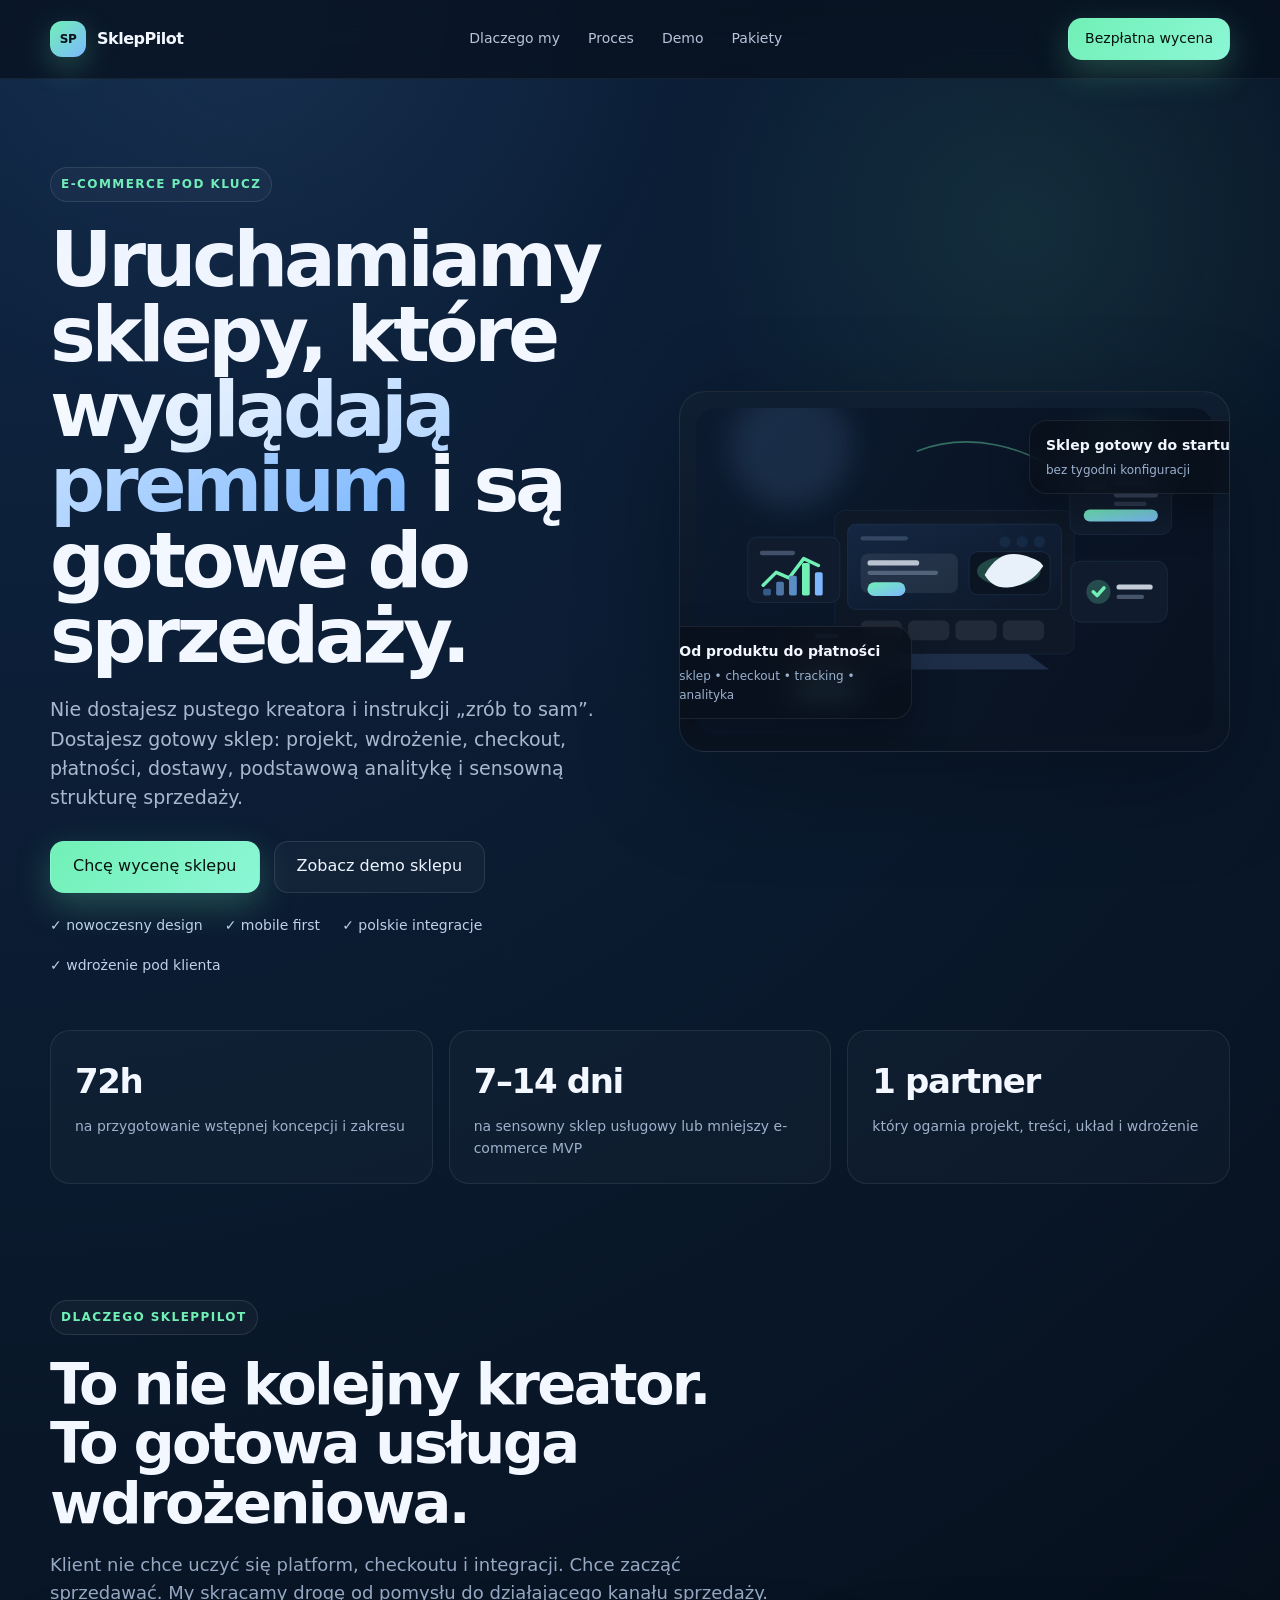
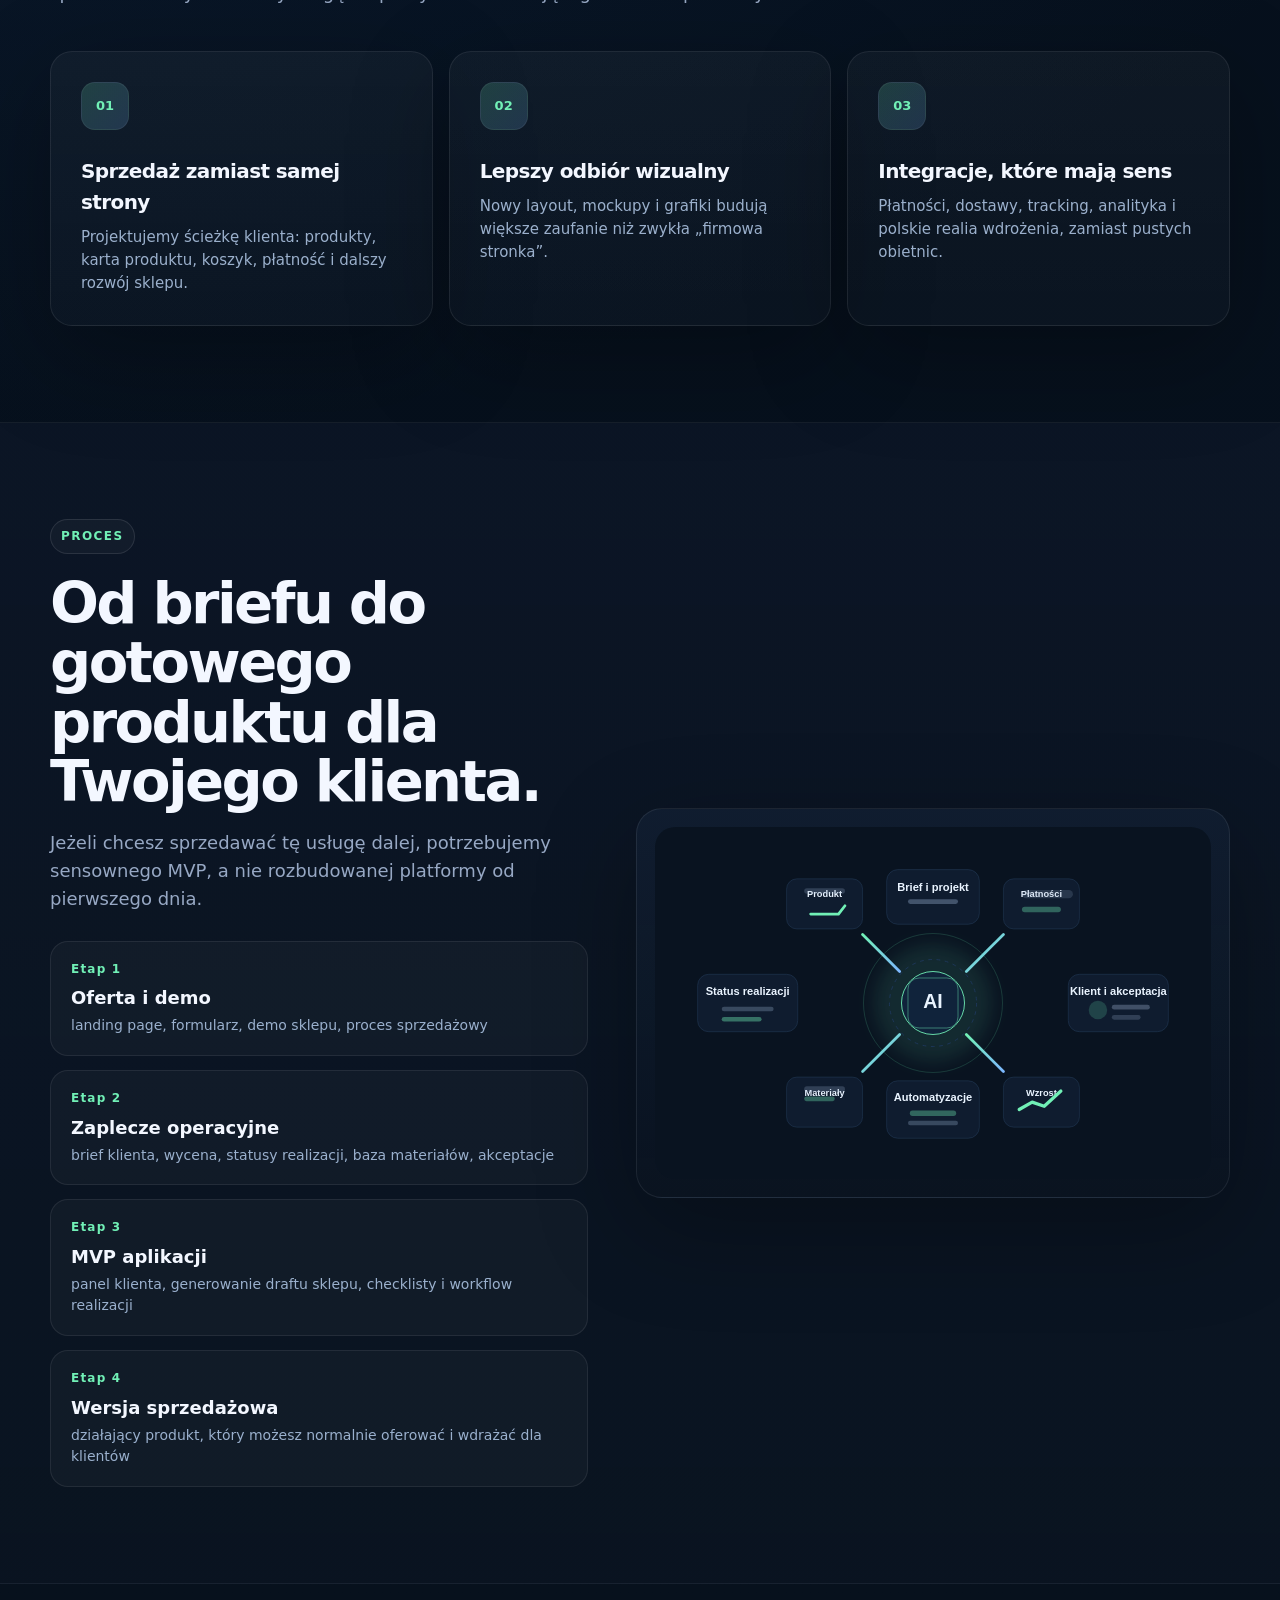
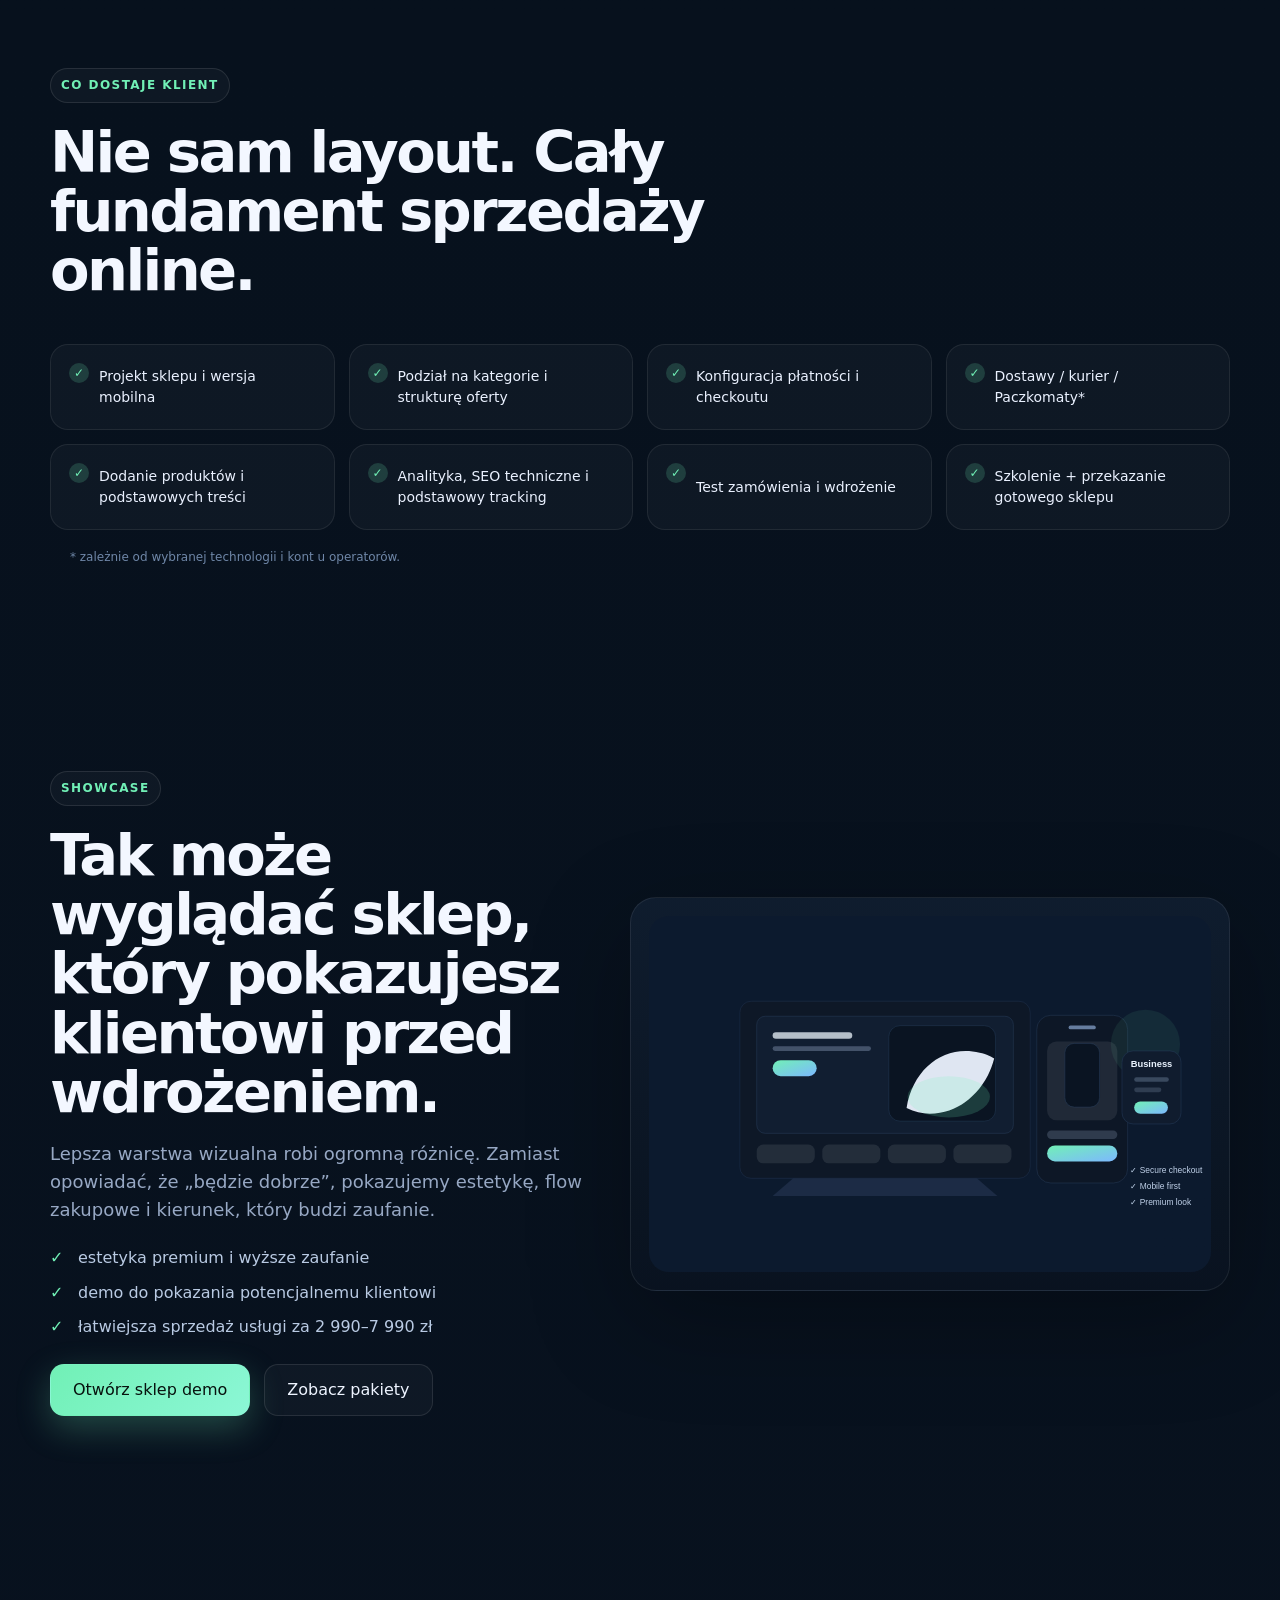
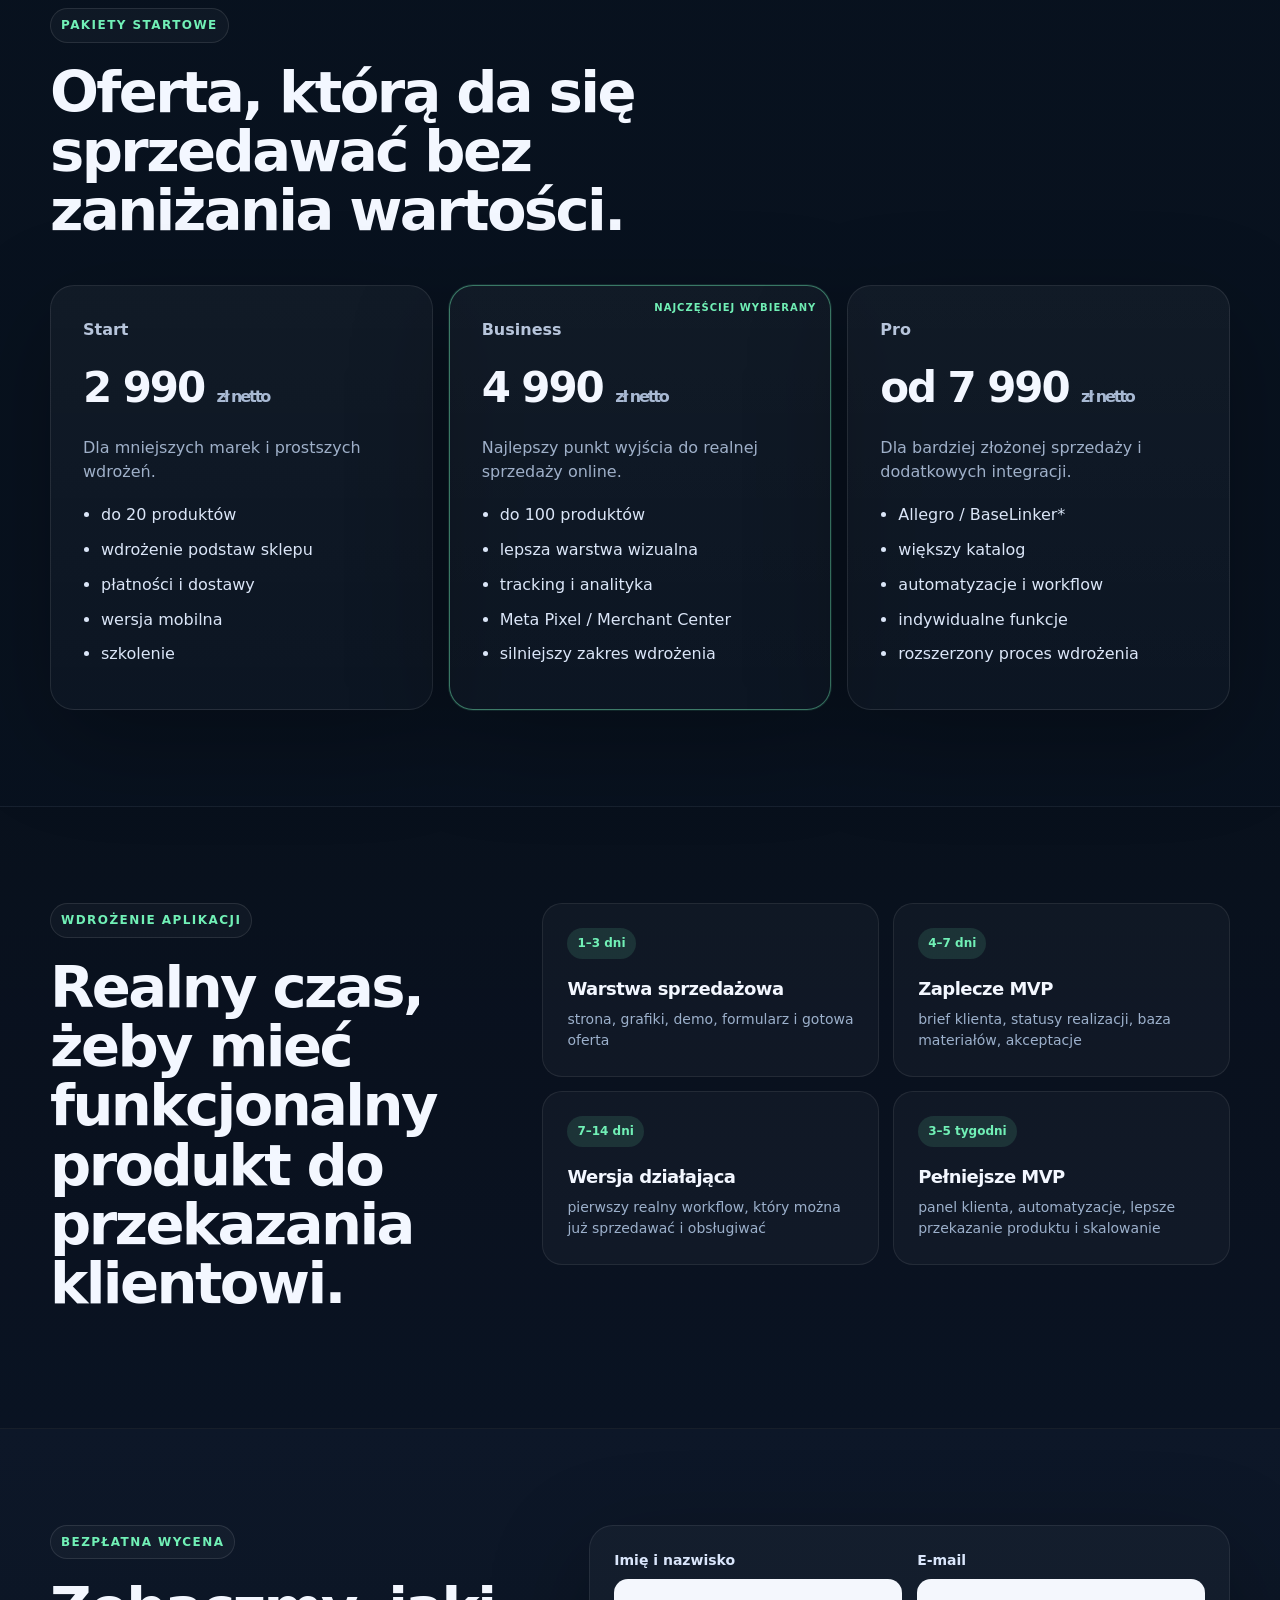
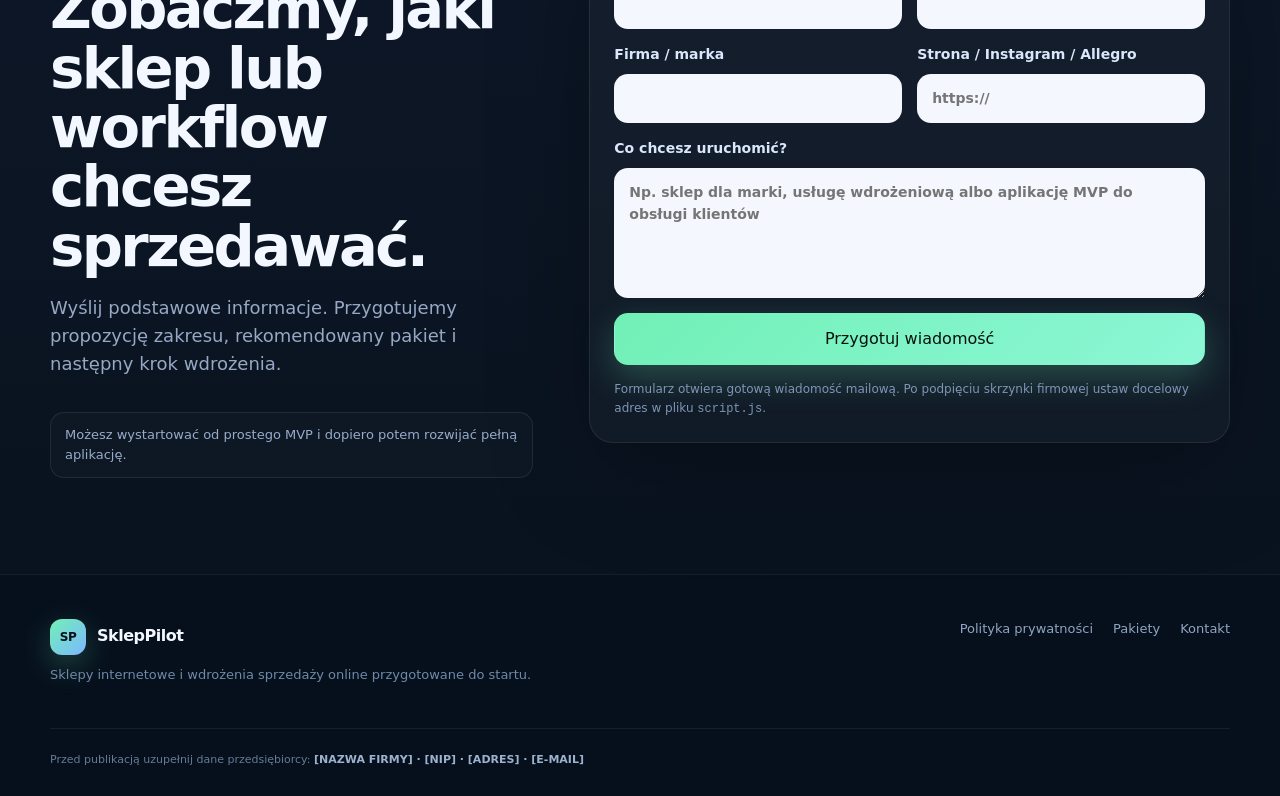
<file: index.html>
<!doctype html><html lang="pl"><head><meta charset="utf-8"><meta name="viewport" content="width=device-width, initial-scale=1"><title>SklepPilot — sklepy internetowe gotowe do sprzedaży</title><meta name="description" content="Projektujemy i wdrażamy nowoczesne sklepy internetowe: sprzedaż, płatności, dostawy, analityka i start sklepu pod klucz."><meta name="theme-color" content="#08111f"><link rel="stylesheet" href="styles.css"></head><body><div class="page-shell"></div><header class="nav-wrap"><nav class="nav container"><a class="brand" href="#top" aria-label="SklepPilot"><span class="brand-mark">SP</span><span>SklepPilot</span></a><div class="nav-links"><a href="#why">Dlaczego my</a><a href="#process">Proces</a><a href="#showcase">Demo</a><a href="#pricing">Pakiety</a></div><a class="btn btn-small" href="#contact">Bezpłatna wycena</a></nav></header><main id="top"><section class="hero container"><div class="hero-copy"><div class="eyebrow">E-COMMERCE POD KLUCZ</div><h1>Uruchamiamy sklepy, które <span>wyglądają premium</span> i są gotowe do sprzedaży.</h1><p class="lead">Nie dostajesz pustego kreatora i instrukcji „zrób to sam”. Dostajesz gotowy sklep: projekt, wdrożenie, checkout, płatności, dostawy, podstawową analitykę i sensowną strukturę sprzedaży.</p><div class="hero-actions"><a class="btn" href="#contact">Chcę wycenę sklepu</a><a class="btn btn-ghost" href="demo/index.html">Zobacz demo sklepu</a></div><div class="trust-row"><span>✓ nowoczesny design</span><span>✓ mobile first</span><span>✓ polskie integracje</span><span>✓ wdrożenie pod klienta</span></div></div><div class="hero-visual glass-card"><img src="assets/hero.svg" alt="Nowoczesny ekosystem sklepu internetowego na laptopie i smartfonie"><div class="hero-float hero-float-left"><strong>Od produktu do płatności</strong><span>sklep • checkout • tracking • analityka</span></div><div class="hero-float hero-float-right"><strong>Sklep gotowy do startu</strong><span>bez tygodni konfiguracji</span></div></div></section><section class="stats container"><div class="stat-card"><strong>72h</strong><span>na przygotowanie wstępnej koncepcji i zakresu</span></div><div class="stat-card"><strong>7–14 dni</strong><span>na sensowny sklep usługowy lub mniejszy e-commerce MVP</span></div><div class="stat-card"><strong>1 partner</strong><span>który ogarnia projekt, treści, układ i wdrożenie</span></div></section><section id="why" class="section container"><div class="section-head narrow"><div class="eyebrow">DLACZEGO SKLEPPILOT</div><h2>To nie kolejny kreator. To gotowa usługa wdrożeniowa.</h2><p>Klient nie chce uczyć się platform, checkoutu i integracji. Chce zacząć sprzedawać. My skracamy drogę od pomysłu do działającego kanału sprzedaży.</p></div><div class="feature-grid"><article class="feature-card"><div class="icon">01</div><h3>Sprzedaż zamiast samej strony</h3><p>Projektujemy ścieżkę klienta: produkty, karta produktu, koszyk, płatność i dalszy rozwój sklepu.</p></article><article class="feature-card"><div class="icon">02</div><h3>Lepszy odbiór wizualny</h3><p>Nowy layout, mockupy i grafiki budują większe zaufanie niż zwykła „firmowa stronka”.</p></article><article class="feature-card"><div class="icon">03</div><h3>Integracje, które mają sens</h3><p>Płatności, dostawy, tracking, analityka i polskie realia wdrożenia, zamiast pustych obietnic.</p></article></div></section><section id="process" class="section dark-section"><div class="container split split-large"><div><div class="eyebrow">PROCES</div><h2>Od briefu do gotowego produktu dla Twojego klienta.</h2><p class="muted">Jeżeli chcesz sprzedawać tę usługę dalej, potrzebujemy sensownego MVP, a nie rozbudowanej platformy od pierwszego dnia.</p><div class="timeline-list"><div><b>Etap 1</b><strong>Oferta i demo</strong><span>landing page, formularz, demo sklepu, proces sprzedażowy</span></div><div><b>Etap 2</b><strong>Zaplecze operacyjne</strong><span>brief klienta, wycena, statusy realizacji, baza materiałów, akceptacje</span></div><div><b>Etap 3</b><strong>MVP aplikacji</strong><span>panel klienta, generowanie draftu sklepu, checklisty i workflow realizacji</span></div><div><b>Etap 4</b><strong>Wersja sprzedażowa</strong><span>działający produkt, który możesz normalnie oferować i wdrażać dla klientów</span></div></div></div><div class="visual-card glass-card"><img src="assets/workflow.svg" alt="Schemat automatyzacji AI i procesu wdrożenia sklepu"></div></div></section><section class="section container service-block"><div class="section-head narrow"><div class="eyebrow">CO DOSTAJE KLIENT</div><h2>Nie sam layout. Cały fundament sprzedaży online.</h2></div><div class="service-grid"><div class="service-item">Projekt sklepu i wersja mobilna</div><div class="service-item">Podział na kategorie i strukturę oferty</div><div class="service-item">Konfiguracja płatności i checkoutu</div><div class="service-item">Dostawy / kurier / Paczkomaty*</div><div class="service-item">Dodanie produktów i podstawowych treści</div><div class="service-item">Analityka, SEO techniczne i podstawowy tracking</div><div class="service-item">Test zamówienia i wdrożenie</div><div class="service-item">Szkolenie + przekazanie gotowego sklepu</div></div><p class="footnote container">* zależnie od wybranej technologii i kont u operatorów.</p></section><section id="showcase" class="section container showcase-grid"><div class="showcase-copy"><div class="eyebrow">SHOWCASE</div><h2>Tak może wyglądać sklep, który pokazujesz klientowi przed wdrożeniem.</h2><p>Lepsza warstwa wizualna robi ogromną różnicę. Zamiast opowiadać, że „będzie dobrze”, pokazujemy estetykę, flow zakupowe i kierunek, który budzi zaufanie.</p><ul class="check-list"><li>estetyka premium i wyższe zaufanie</li><li>demo do pokazania potencjalnemu klientowi</li><li>łatwiejsza sprzedaż usługi za 2 990–7 990 zł</li></ul><div class="hero-actions compact"><a class="btn" href="demo/index.html">Otwórz sklep demo</a><a class="btn btn-ghost" href="#pricing">Zobacz pakiety</a></div></div><div class="visual-card glass-card"><img src="assets/showcase.svg" alt="Elegancki mockup sklepu internetowego na laptopie i telefonie"></div></section><section id="pricing" class="section container"><div class="section-head narrow"><div class="eyebrow">PAKIETY STARTOWE</div><h2>Oferta, którą da się sprzedawać bez zaniżania wartości.</h2></div><div class="pricing"><article class="price-card"><div class="plan">Start</div><div class="price">2 990 <small>zł netto</small></div><p>Dla mniejszych marek i prostszych wdrożeń.</p><ul><li>do 20 produktów</li><li>wdrożenie podstaw sklepu</li><li>płatności i dostawy</li><li>wersja mobilna</li><li>szkolenie</li></ul></article><article class="price-card featured"><div class="ribbon">NAJCZĘŚCIEJ WYBIERANY</div><div class="plan">Business</div><div class="price">4 990 <small>zł netto</small></div><p>Najlepszy punkt wyjścia do realnej sprzedaży online.</p><ul><li>do 100 produktów</li><li>lepsza warstwa wizualna</li><li>tracking i analityka</li><li>Meta Pixel / Merchant Center</li><li>silniejszy zakres wdrożenia</li></ul></article><article class="price-card"><div class="plan">Pro</div><div class="price">od 7 990 <small>zł netto</small></div><p>Dla bardziej złożonej sprzedaży i dodatkowych integracji.</p><ul><li>Allegro / BaseLinker*</li><li>większy katalog</li><li>automatyzacje i workflow</li><li>indywidualne funkcje</li><li>rozszerzony proces wdrożenia</li></ul></article></div></section><section class="section roadmap-band"><div class="container roadmap-grid"><div><div class="eyebrow">WDROŻENIE APLIKACJI</div><h2>Realny czas, żeby mieć funkcjonalny produkt do przekazania klientowi.</h2></div><div class="roadmap-cards"><article><span>1–3 dni</span><h3>Warstwa sprzedażowa</h3><p>strona, grafiki, demo, formularz i gotowa oferta</p></article><article><span>4–7 dni</span><h3>Zaplecze MVP</h3><p>brief klienta, statusy realizacji, baza materiałów, akceptacje</p></article><article><span>7–14 dni</span><h3>Wersja działająca</h3><p>pierwszy realny workflow, który można już sprzedawać i obsługiwać</p></article><article><span>3–5 tygodni</span><h3>Pełniejsze MVP</h3><p>panel klienta, automatyzacje, lepsze przekazanie produktu i skalowanie</p></article></div></div></section><section id="contact" class="section contact-wrap"><div class="container contact-grid"><div><div class="eyebrow">BEZPŁATNA WYCENA</div><h2>Zobaczmy, jaki sklep lub workflow chcesz sprzedawać.</h2><p>Wyślij podstawowe informacje. Przygotujemy propozycję zakresu, rekomendowany pakiet i następny krok wdrożenia.</p><div class="mini-note">Możesz wystartować od prostego MVP i dopiero potem rozwijać pełną aplikację.</div></div><form id="leadForm" class="lead-form"><label>Imię i nazwisko<input name="name" required autocomplete="name"></label><label>E-mail<input type="email" name="email" required autocomplete="email"></label><label>Firma / marka<input name="company" autocomplete="organization"></label><label>Strona / Instagram / Allegro<input name="url" type="url" placeholder="https://"></label><label class="full">Co chcesz uruchomić?<textarea name="message" rows="4" required placeholder="Np. sklep dla marki, usługę wdrożeniową albo aplikację MVP do obsługi klientów"></textarea></label><button class="btn wide full" type="submit">Przygotuj wiadomość</button><p class="form-note full">Formularz otwiera gotową wiadomość mailową. Po podpięciu skrzynki firmowej ustaw docelowy adres w pliku <code>script.js</code>.</p></form></div></section></main><footer class="footer"><div class="container footer-row"><div><a class="brand" href="#top"><span class="brand-mark">SP</span><span>SklepPilot</span></a><p>Sklepy internetowe i wdrożenia sprzedaży online przygotowane do startu.</p></div><div class="footer-links"><a href="privacy.html">Polityka prywatności</a><a href="#pricing">Pakiety</a><a href="#contact">Kontakt</a></div></div><div class="container legal-placeholder">Przed publikacją uzupełnij dane przedsiębiorcy: <strong>[NAZWA FIRMY] · [NIP] · [ADRES] · [E‑MAIL]</strong></div></footer><script src="script.js"></script></body></html>
</file>
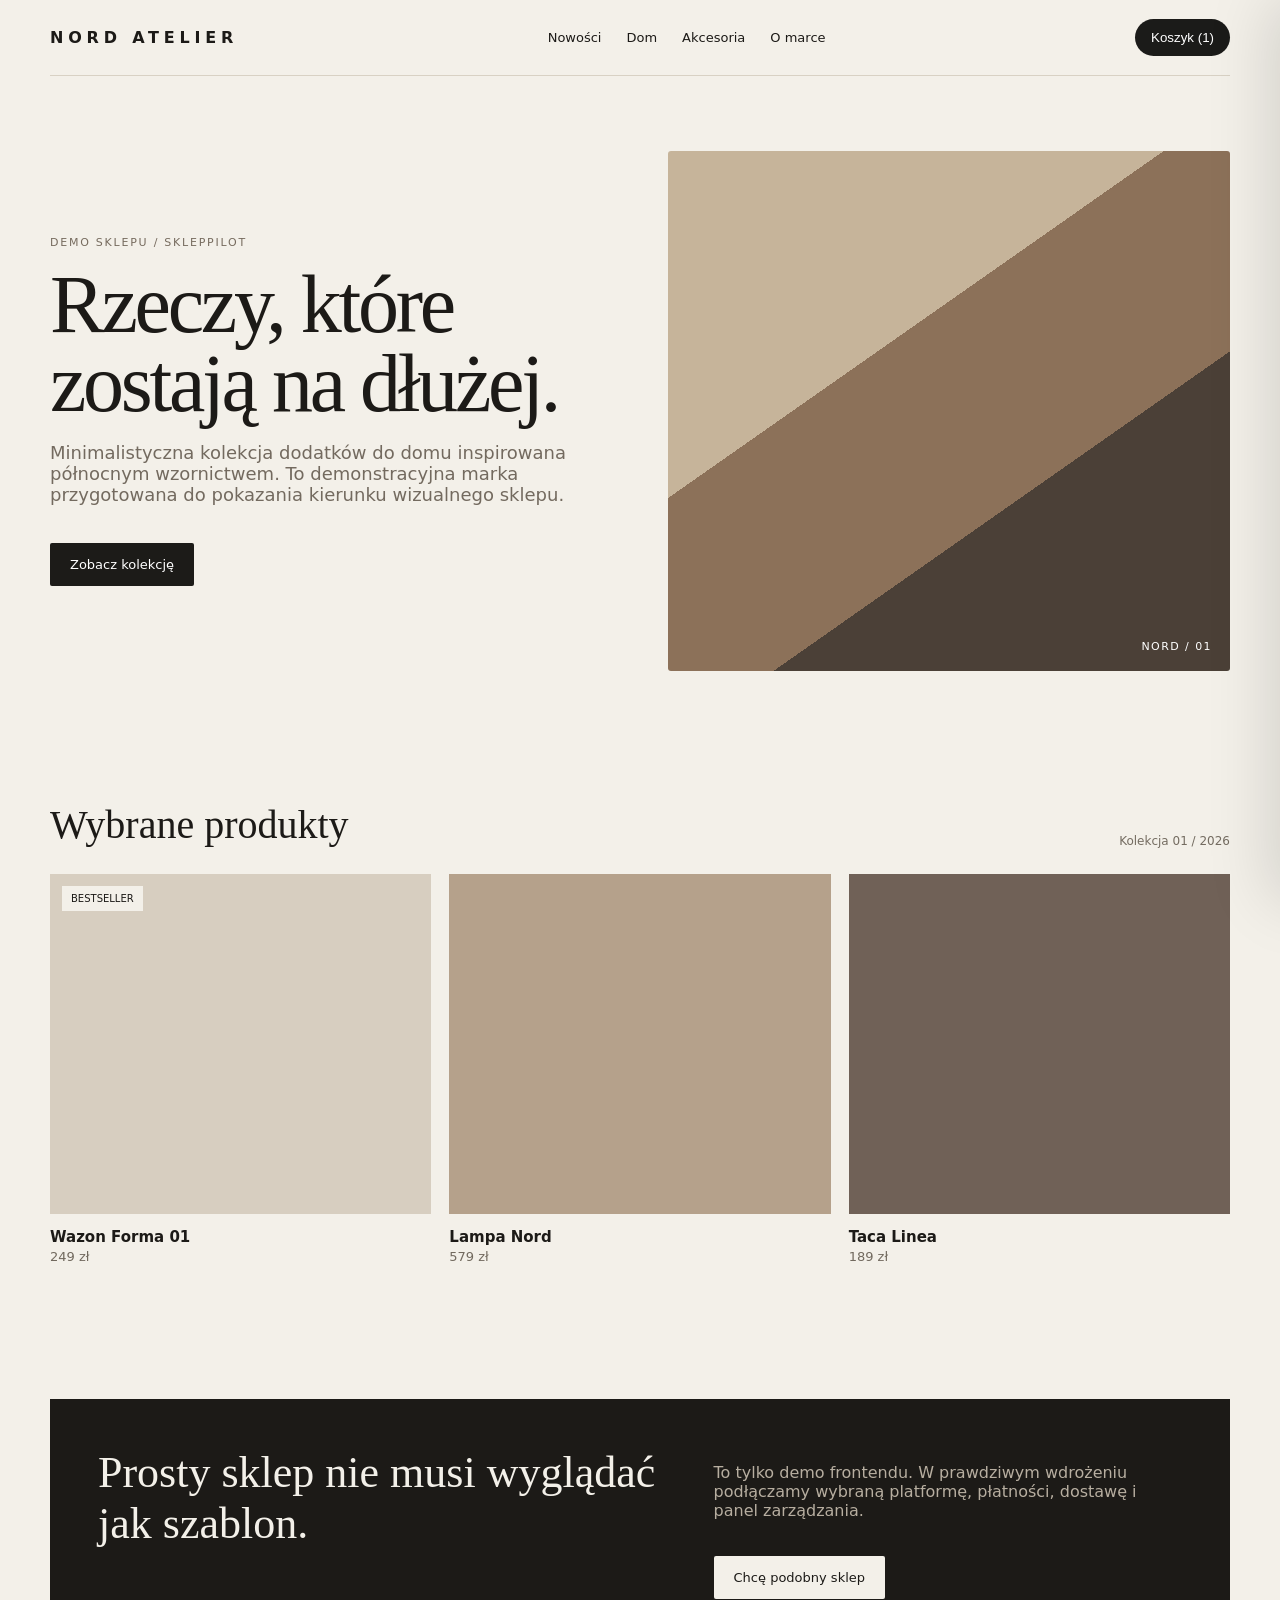
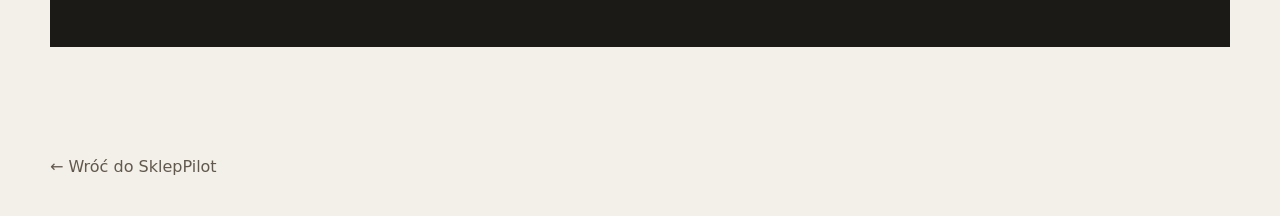
<file: demo/index.html>
<!doctype html>
<html lang="pl">
<head>
  <meta charset="utf-8"><meta name="viewport" content="width=device-width, initial-scale=1">
  <title>Nord Atelier — demo sklepu SklepPilot</title>
  <style>
    *{box-sizing:border-box}body{margin:0;background:#f3f0e9;color:#1c1a17;font-family:ui-sans-serif,system-ui,-apple-system,"Segoe UI",sans-serif}.wrap{width:min(1180px,calc(100% - 36px));margin:auto}
    header{height:76px;display:flex;align-items:center;justify-content:space-between;border-bottom:1px solid #d8d1c4}.logo{font-weight:900;letter-spacing:.3em}.nav{display:flex;gap:25px;font-size:13px}.cart{background:#1b1b19;color:#fff;border:0;border-radius:999px;padding:11px 16px;cursor:pointer}
    .hero{padding:75px 0 65px;display:grid;grid-template-columns:1fr 1fr;gap:55px;align-items:center}.kicker{font-size:11px;letter-spacing:.16em;color:#766b5e}.hero h1{font-family:Georgia,serif;font-weight:500;font-size:clamp(50px,7vw,82px);line-height:.96;letter-spacing:-.04em;margin:17px 0}.hero p{color:#736a5f;max-width:540px;font-size:18px}.hero-img{height:520px;border-radius:3px;background:linear-gradient(145deg,#c6b49a 0 38%,#8c7159 38% 65%,#4b4037 65%);position:relative}.hero-img:after{content:"NORD / 01";position:absolute;bottom:18px;right:18px;color:#fff;font-size:11px;letter-spacing:.13em}
    .btn{display:inline-block;margin-top:20px;background:#1c1b18;color:#fff;padding:14px 20px;border-radius:2px;text-decoration:none;font-size:13px}.section{padding:65px 0}.head{display:flex;justify-content:space-between;align-items:end;margin-bottom:26px}.head h2{font-family:Georgia,serif;font-size:40px;font-weight:500;margin:0}.head span{font-size:12px;color:#746c61}.products{display:grid;grid-template-columns:repeat(3,1fr);gap:18px}.product{cursor:pointer}.pic{height:340px;background:#d7cec0;position:relative}.product:nth-child(2) .pic{background:#b5a18b}.product:nth-child(3) .pic{background:#706157}.badge{position:absolute;top:12px;left:12px;background:#f3f0e9;padding:7px 9px;font-size:10px}.product h3{margin:14px 0 3px;font-size:15px}.product p{margin:0;color:#71695e;font-size:13px}.promo{margin:70px 0;background:#1c1a17;color:#f3f0e9;padding:48px;display:grid;grid-template-columns:1fr .8fr;gap:30px}.promo h2{font-family:Georgia,serif;font-weight:500;font-size:44px;margin:0}.promo p{color:#b7aea0}.back{display:inline-block;margin:40px 0;color:#62594e;text-decoration:none}
    .drawer{position:fixed;right:-430px;top:0;width:min(420px,100%);height:100%;background:#fff;box-shadow:-20px 0 60px #0002;padding:28px;transition:.25s;z-index:10}.drawer.open{right:0}.drawer-top{display:flex;justify-content:space-between;align-items:center}.drawer button{border:0;background:none;font-size:26px;cursor:pointer}.item{display:flex;gap:15px;margin:28px 0;border-block:1px solid #eee;padding:18px 0}.thumb{width:80px;height:90px;background:#b9a58d}.checkout{width:100%;border:0;background:#1c1a17;color:white;padding:15px;font-weight:700}.note{color:#888;font-size:11px;margin-top:12px}
    @media(max-width:760px){.nav{display:none}.hero{grid-template-columns:1fr}.hero-img{height:390px}.products{grid-template-columns:1fr}.promo{grid-template-columns:1fr}.pic{height:430px}}
  </style>
</head>
<body>
  <header class="wrap"><div class="logo">NORD ATELIER</div><nav class="nav"><span>Nowości</span><span>Dom</span><span>Akcesoria</span><span>O marce</span></nav><button class="cart" id="cartBtn">Koszyk (1)</button></header>
  <main class="wrap">
    <section class="hero">
      <div><div class="kicker">DEMO SKLEPU / SKLEPPILOT</div><h1>Rzeczy, które zostają na dłużej.</h1><p>Minimalistyczna kolekcja dodatków do domu inspirowana północnym wzornictwem. To demonstracyjna marka przygotowana do pokazania kierunku wizualnego sklepu.</p><a class="btn" href="#produkty">Zobacz kolekcję</a></div>
      <div class="hero-img"></div>
    </section>
    <section class="section" id="produkty">
      <div class="head"><h2>Wybrane produkty</h2><span>Kolekcja 01 / 2026</span></div>
      <div class="products">
        <article class="product" onclick="openCart()"><div class="pic"><span class="badge">BESTSELLER</span></div><h3>Wazon Forma 01</h3><p>249 zł</p></article>
        <article class="product" onclick="openCart()"><div class="pic"></div><h3>Lampa Nord</h3><p>579 zł</p></article>
        <article class="product" onclick="openCart()"><div class="pic"></div><h3>Taca Linea</h3><p>189 zł</p></article>
      </div>
    </section>
    <section class="promo"><h2>Prosty sklep nie musi wyglądać jak szablon.</h2><div><p>To tylko demo frontendu. W prawdziwym wdrożeniu podłączamy wybraną platformę, płatności, dostawę i panel zarządzania.</p><a class="btn" href="../index.html#kontakt" style="background:#f3f0e9;color:#1c1a17">Chcę podobny sklep</a></div></section>
    <a class="back" href="../index.html">← Wróć do SklepPilot</a>
  </main>
  <aside class="drawer" id="drawer"><div class="drawer-top"><strong>Twój koszyk</strong><button onclick="closeCart()">×</button></div><div class="item"><div class="thumb"></div><div><strong>Wazon Forma 01</strong><p>1 × 249 zł</p></div></div><button class="checkout" onclick="alert('To sklep demonstracyjny — checkout nie pobiera płatności.')">Przejdź do płatności — 249 zł</button><p class="note">Demo: przycisk nie uruchamia prawdziwej płatności.</p></aside>
  <script>const d=document.getElementById('drawer');function openCart(){d.classList.add('open')}function closeCart(){d.classList.remove('open')}document.getElementById('cartBtn').onclick=openCart;</script>
</body>
</html>
</file>
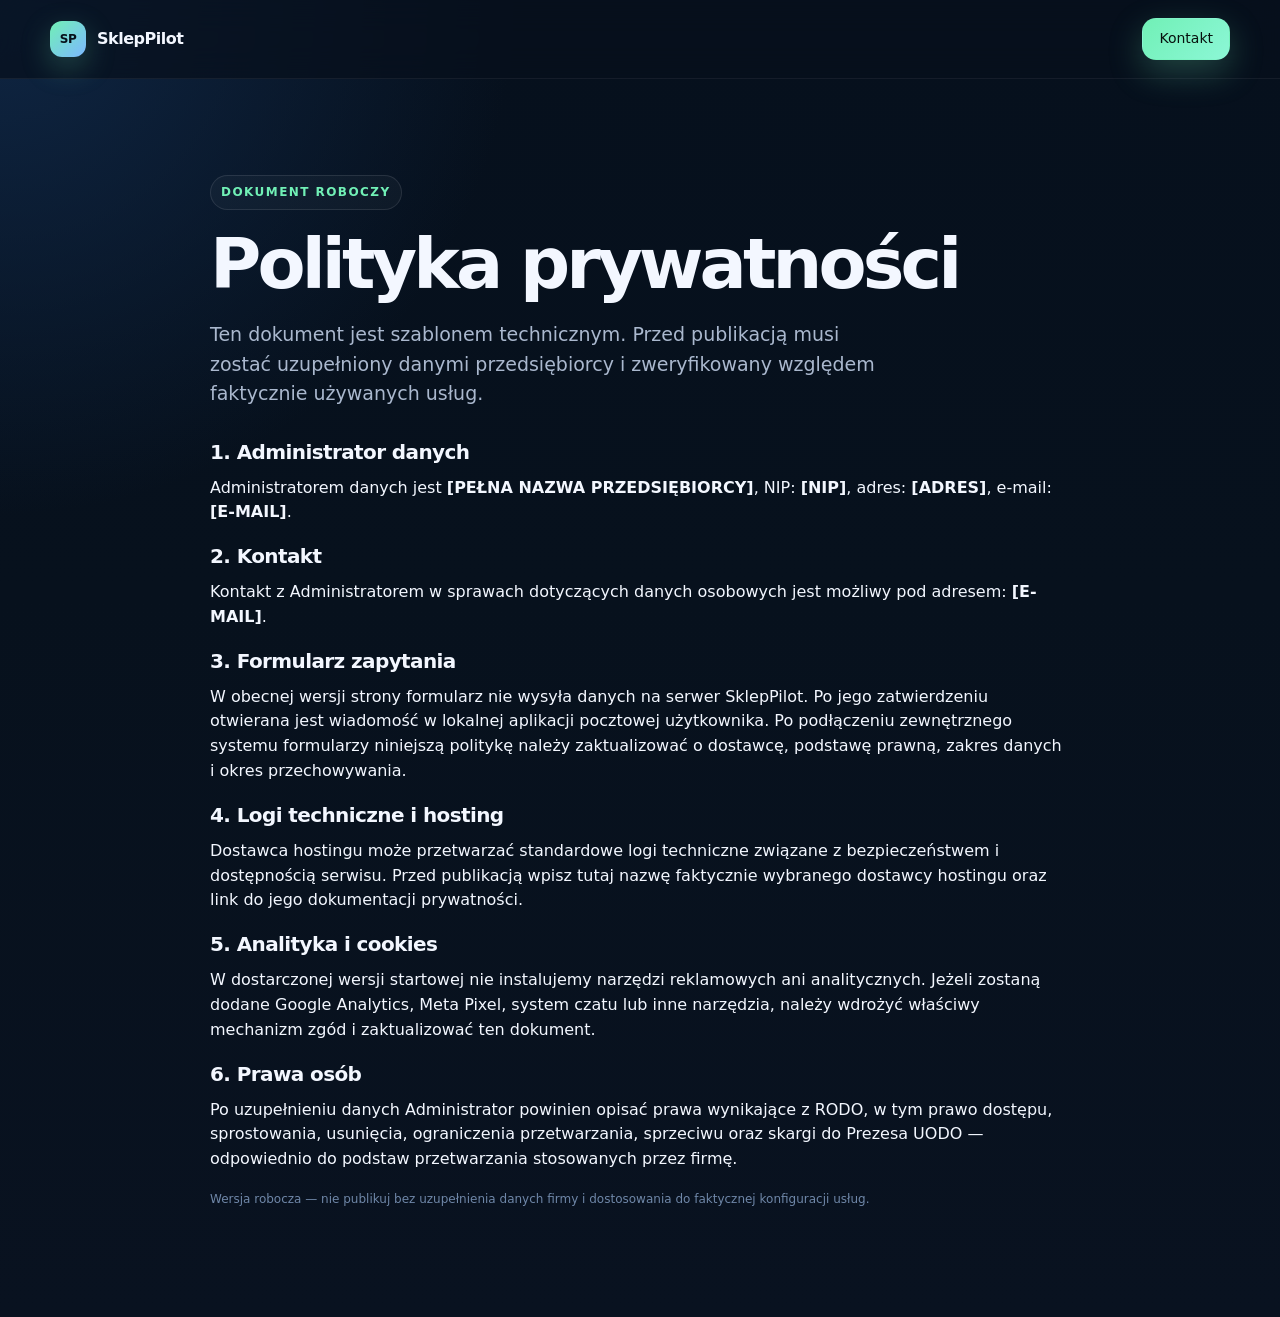
<file: privacy.html>
<!doctype html>
<html lang="pl">
<head>
  <meta charset="utf-8"><meta name="viewport" content="width=device-width, initial-scale=1">
  <title>Polityka prywatności — SklepPilot</title><link rel="stylesheet" href="styles.css">
</head>
<body>
  <header class="nav-wrap"><nav class="nav container"><a class="brand" href="index.html"><span class="brand-mark">SP</span><span>SklepPilot</span></a><a class="btn btn-small" href="index.html#kontakt">Kontakt</a></nav></header>
  <main class="section container" style="max-width:860px">
    <div class="eyebrow">DOKUMENT ROBOCZY</div>
    <h1 style="font-size:clamp(42px,6vw,70px)">Polityka prywatności</h1>
    <p class="lead">Ten dokument jest szablonem technicznym. Przed publikacją musi zostać uzupełniony danymi przedsiębiorcy i zweryfikowany względem faktycznie używanych usług.</p>

    <section>
      <h3>1. Administrator danych</h3>
      <p>Administratorem danych jest <strong>[PEŁNA NAZWA PRZEDSIĘBIORCY]</strong>, NIP: <strong>[NIP]</strong>, adres: <strong>[ADRES]</strong>, e-mail: <strong>[E-MAIL]</strong>.</p>
    </section>
    <section>
      <h3>2. Kontakt</h3>
      <p>Kontakt z Administratorem w sprawach dotyczących danych osobowych jest możliwy pod adresem: <strong>[E-MAIL]</strong>.</p>
    </section>
    <section>
      <h3>3. Formularz zapytania</h3>
      <p>W obecnej wersji strony formularz nie wysyła danych na serwer SklepPilot. Po jego zatwierdzeniu otwierana jest wiadomość w lokalnej aplikacji pocztowej użytkownika. Po podłączeniu zewnętrznego systemu formularzy niniejszą politykę należy zaktualizować o dostawcę, podstawę prawną, zakres danych i okres przechowywania.</p>
    </section>
    <section>
      <h3>4. Logi techniczne i hosting</h3>
      <p>Dostawca hostingu może przetwarzać standardowe logi techniczne związane z bezpieczeństwem i dostępnością serwisu. Przed publikacją wpisz tutaj nazwę faktycznie wybranego dostawcy hostingu oraz link do jego dokumentacji prywatności.</p>
    </section>
    <section>
      <h3>5. Analityka i cookies</h3>
      <p>W dostarczonej wersji startowej nie instalujemy narzędzi reklamowych ani analitycznych. Jeżeli zostaną dodane Google Analytics, Meta Pixel, system czatu lub inne narzędzia, należy wdrożyć właściwy mechanizm zgód i zaktualizować ten dokument.</p>
    </section>
    <section>
      <h3>6. Prawa osób</h3>
      <p>Po uzupełnieniu danych Administrator powinien opisać prawa wynikające z RODO, w tym prawo dostępu, sprostowania, usunięcia, ograniczenia przetwarzania, sprzeciwu oraz skargi do Prezesa UODO — odpowiednio do podstaw przetwarzania stosowanych przez firmę.</p>
    </section>
    <p class="footnote">Wersja robocza — nie publikuj bez uzupełnienia danych firmy i dostosowania do faktycznej konfiguracji usług.</p>
  </main>
</body>
</html>
</file>
<file: styles.css>
:root{--bg:#07101d;--bg2:#0d1728;--panel:#0e1b2d;--panel2:#121f34;--line:rgba(255,255,255,.09);--text:#f3f7ff;--muted:#97a8c4;--accent:#71f0b6;--accent2:#7db8ff;--shadow:0 30px 100px rgba(0,0,0,.28);--radius:26px;--max:1180px}*{box-sizing:border-box}html{scroll-behavior:smooth}body{margin:0;font-family:Inter,ui-sans-serif,system-ui,-apple-system,BlinkMacSystemFont,"Segoe UI",sans-serif;background:radial-gradient(circle at top left,#0f2644 0%,rgba(15,38,68,0) 28%),linear-gradient(180deg,#06101d 0%,#07111d 45%,#091220 100%);color:var(--text);line-height:1.55;overflow-x:hidden}a{color:inherit;text-decoration:none}img{max-width:100%;display:block}.page-shell{position:fixed;inset:0;pointer-events:none;background:radial-gradient(circle at 20% 0%,rgba(125,184,255,.08),transparent 32%),radial-gradient(circle at 80% 25%,rgba(113,240,182,.09),transparent 28%)}.container{width:min(var(--max),calc(100% - 40px));margin-inline:auto}.nav-wrap{position:sticky;top:0;z-index:40;background:rgba(7,16,29,.72);backdrop-filter:blur(16px);border-bottom:1px solid rgba(255,255,255,.06)}.nav{height:78px;display:flex;align-items:center;justify-content:space-between;gap:24px}.brand{display:flex;align-items:center;gap:11px;font-weight:800;letter-spacing:-.03em}.brand-mark{display:grid;place-items:center;width:36px;height:36px;border-radius:12px;background:linear-gradient(135deg,var(--accent),var(--accent2));color:#07111a;font-size:12px;font-weight:900;box-shadow:0 10px 30px rgba(113,240,182,.25)}.nav-links{display:flex;gap:28px;color:#b7c4da;font-size:14px}.nav-links a:hover{color:#fff}.btn{display:inline-flex;align-items:center;justify-content:center;min-height:52px;padding:0 22px;border-radius:14px;background:linear-gradient(135deg,var(--accent),#8cf7d6);color:#07120e;font-weight:800;border:1px solid transparent;box-shadow:0 12px 34px rgba(113,240,182,.25);transition:.2s ease;cursor:pointer;font:inherit}.btn:hover{transform:translateY(-1px)}.btn-small{min-height:42px;padding:0 16px;font-size:14px}.btn-ghost{background:rgba(255,255,255,.03);color:#eef4ff;border-color:rgba(255,255,255,.1);box-shadow:none}.wide{width:100%}.eyebrow{display:inline-flex;padding:7px 10px;border:1px solid rgba(255,255,255,.1);border-radius:999px;background:rgba(255,255,255,.03);color:var(--accent);font-size:12px;font-weight:800;letter-spacing:.12em;margin-bottom:20px}h1,h2,h3,p{margin-top:0}h1{font-size:clamp(44px,6vw,78px);line-height:.98;letter-spacing:-.055em;margin-bottom:22px}h1 span,h2 span{background:linear-gradient(135deg,#ffffff,var(--accent2));-webkit-background-clip:text;background-clip:text;color:transparent}h2{font-size:clamp(34px,4.5vw,58px);line-height:1.03;letter-spacing:-.045em;margin-bottom:18px}h3{font-size:20px;letter-spacing:-.03em;margin-bottom:8px}.lead{font-size:19px;color:#aab8ce;max-width:670px;margin-bottom:28px}.muted,.section-head p,.showcase-copy p,.contact-grid>div p{font-size:18px;color:var(--muted)}.hero{display:grid;grid-template-columns:1.02fr .98fr;gap:56px;align-items:center;padding:88px 0 54px;min-height:720px}.hero-actions{display:flex;gap:14px;flex-wrap:wrap}.hero-actions.compact{margin-top:24px}.trust-row{display:flex;gap:18px 22px;flex-wrap:wrap;margin-top:22px;color:#bed0ea;font-size:14px}.glass-card{position:relative;background:linear-gradient(180deg,rgba(17,31,50,.82),rgba(10,19,32,.8));border:1px solid rgba(255,255,255,.08);border-radius:var(--radius);box-shadow:var(--shadow)}.hero-visual{padding:16px;overflow:hidden}.hero-visual img,.visual-card img{width:100%;height:auto;border-radius:20px}.hero-float{position:absolute;max-width:250px;padding:14px 16px;border:1px solid rgba(255,255,255,.08);border-radius:18px;background:rgba(8,15,26,.75);backdrop-filter:blur(14px);box-shadow:0 18px 40px rgba(0,0,0,.28)}.hero-float strong{display:block;font-size:14px;margin-bottom:4px}.hero-float span{display:block;font-size:12px;color:#9bb1cf}.hero-float-left{left:-18px;bottom:32px}.hero-float-right{right:-18px;top:28px}.stats{display:grid;grid-template-columns:repeat(3,1fr);gap:16px;margin-bottom:20px}.stat-card{padding:24px;border:1px solid rgba(255,255,255,.08);border-radius:20px;background:rgba(255,255,255,.025)}.stat-card strong{display:block;font-size:34px;letter-spacing:-.04em;margin-bottom:8px}.stat-card span{display:block;color:#9fb0cb;font-size:14px}.section{padding:96px 0}.section-head{max-width:780px;margin-bottom:44px}.section-head.narrow{max-width:720px}.feature-grid{display:grid;grid-template-columns:repeat(3,1fr);gap:16px}.feature-card{padding:30px;border-radius:22px;border:1px solid rgba(255,255,255,.08);background:linear-gradient(180deg,rgba(255,255,255,.035),rgba(255,255,255,.02));box-shadow:var(--shadow)}.feature-card p{color:#9bb0cc;font-size:15px;margin-bottom:0}.icon{display:inline-grid;place-items:center;width:48px;height:48px;border-radius:14px;margin-bottom:26px;background:linear-gradient(135deg,rgba(113,240,182,.18),rgba(125,184,255,.18));border:1px solid rgba(255,255,255,.06);color:var(--accent);font-weight:900;font-size:13px}.dark-section{background:linear-gradient(180deg,rgba(13,23,40,.72),rgba(10,20,33,.86));border-block:1px solid rgba(255,255,255,.05)}.split{display:grid;grid-template-columns:1fr 1fr;gap:48px;align-items:center}.split-large{grid-template-columns:.95fr 1.05fr}.timeline-list{display:grid;gap:14px;margin-top:28px}.timeline-list div{padding:18px 20px;border-radius:18px;border:1px solid rgba(255,255,255,.08);background:rgba(255,255,255,.03)}.timeline-list b{display:block;font-size:12px;letter-spacing:.1em;color:var(--accent);margin-bottom:6px}.timeline-list strong{display:block;font-size:18px;margin-bottom:3px}.timeline-list span{display:block;color:#9ab0cd;font-size:14px}.visual-card{padding:18px}.service-block{padding-top:84px}.service-grid{display:grid;grid-template-columns:repeat(4,1fr);gap:14px}.service-item{padding:18px 18px 18px 48px;position:relative;border-radius:18px;border:1px solid rgba(255,255,255,.08);background:rgba(255,255,255,.03);color:#eaf1ff;font-size:14px;min-height:86px;display:flex;align-items:center}.service-item:before{content:"✓";position:absolute;left:18px;top:18px;width:20px;height:20px;display:grid;place-items:center;border-radius:50%;background:rgba(113,240,182,.18);color:var(--accent);font-weight:900;font-size:12px}.footnote{margin-top:18px;color:#6f87a8;font-size:12px}.showcase-grid{display:grid;grid-template-columns:.94fr 1.06fr;gap:48px;align-items:center}.check-list{padding:0;list-style:none;display:grid;gap:10px;margin:22px 0 0}.check-list li{position:relative;padding-left:28px;color:#b9cae3}.check-list li:before{content:"✓";position:absolute;left:0;top:0;color:var(--accent);font-weight:900}.pricing{display:grid;grid-template-columns:repeat(3,1fr);gap:16px}.price-card{position:relative;padding:32px;border-radius:24px;border:1px solid rgba(255,255,255,.09);background:linear-gradient(180deg,rgba(255,255,255,.04),rgba(255,255,255,.02));box-shadow:var(--shadow)}.price-card p{color:#9fb0c9}.price-card ul{margin:18px 0 0;padding-left:18px;color:#dbe6f8}.price-card li{margin:10px 0}.featured{border-color:rgba(113,240,182,.45);box-shadow:0 0 0 1px rgba(113,240,182,.1),var(--shadow)}.plan{font-weight:800;color:#b7c5db;margin-bottom:12px}.price{font-size:42px;letter-spacing:-.05em;font-weight:900;margin-bottom:16px}.price small{font-size:16px;font-weight:700;color:#a8b9d3}.ribbon{position:absolute;top:14px;right:14px;color:var(--accent);font-size:10px;font-weight:900;letter-spacing:.1em}.roadmap-band{background:linear-gradient(180deg,rgba(8,16,28,.9),rgba(10,19,34,.95));border-block:1px solid rgba(255,255,255,.06)}.roadmap-grid{display:grid;grid-template-columns:.8fr 1.2fr;gap:34px;align-items:start}.roadmap-cards{display:grid;grid-template-columns:repeat(2,1fr);gap:14px}.roadmap-cards article{padding:24px;border-radius:20px;border:1px solid rgba(255,255,255,.08);background:rgba(255,255,255,.03)}.roadmap-cards span{display:inline-flex;padding:6px 10px;border-radius:999px;background:rgba(113,240,182,.12);color:var(--accent);font-size:12px;font-weight:800;margin-bottom:16px}.roadmap-cards h3{font-size:18px;margin-bottom:6px}.roadmap-cards p{margin-bottom:0;color:#9cb0cb;font-size:14px}.contact-wrap{background:linear-gradient(180deg,#0d1728,#09131f)}.contact-grid{display:grid;grid-template-columns:.86fr 1.14fr;gap:56px;align-items:start}.mini-note{display:inline-block;margin-top:16px;padding:12px 14px;border:1px solid rgba(255,255,255,.08);border-radius:14px;color:#97abca;font-size:13px;background:rgba(255,255,255,.02)}.lead-form{display:grid;grid-template-columns:1fr 1fr;gap:15px;padding:24px;border-radius:24px;border:1px solid rgba(255,255,255,.08);background:rgba(255,255,255,.03);box-shadow:var(--shadow)}.lead-form label{display:grid;gap:8px;font-size:14px;font-weight:600;color:#dae6fb}.lead-form input,.lead-form textarea{width:100%;border:none;outline:none;border-radius:14px;background:#f4f7fd;color:#0d1830;padding:14px 15px;font:inherit}.lead-form textarea{resize:vertical;min-height:130px}.lead-form .full{grid-column:1/-1}.form-note{font-size:12px;color:#7e95b6;margin:0}.footer{border-top:1px solid rgba(255,255,255,.06);padding:44px 0 28px;background:#06101c}.footer-row{display:flex;align-items:flex-start;justify-content:space-between;gap:24px}.footer p{color:#7088a8;font-size:13px;margin-top:10px}.footer-links{display:flex;gap:20px;color:#90a4c2;font-size:13px}.legal-placeholder{margin-top:30px;padding-top:22px;border-top:1px solid rgba(255,255,255,.06);color:#667b97;font-size:11px}.legal-placeholder strong{color:#9db2ce}@media(max-width:1024px){.hero,.showcase-grid,.split,.roadmap-grid,.contact-grid{grid-template-columns:1fr}.hero{padding-top:70px;min-height:0}.service-grid{grid-template-columns:repeat(2,1fr)}.pricing,.feature-grid,.stats,.roadmap-cards{grid-template-columns:1fr 1fr}.hero-visual{max-width:860px;margin:0 auto}.hero-float-left{left:16px;bottom:16px}.hero-float-right{right:16px;top:16px}}@media(max-width:720px){.container{width:min(100% - 26px,var(--max))}.nav{height:70px}.nav-links,.btn-small{display:none}h1{font-size:44px}.lead{font-size:17px}.hero-actions{display:grid}.hero-actions .btn{width:100%}.feature-grid,.pricing,.stats,.service-grid,.roadmap-cards{grid-template-columns:1fr}.lead-form{grid-template-columns:1fr}.hero-float{position:static;max-width:none;margin-top:12px}.hero-visual{padding:12px}.section{padding:74px 0}.footer-row{display:grid}.showcase-grid,.split,.contact-grid{gap:28px}}
</file>
